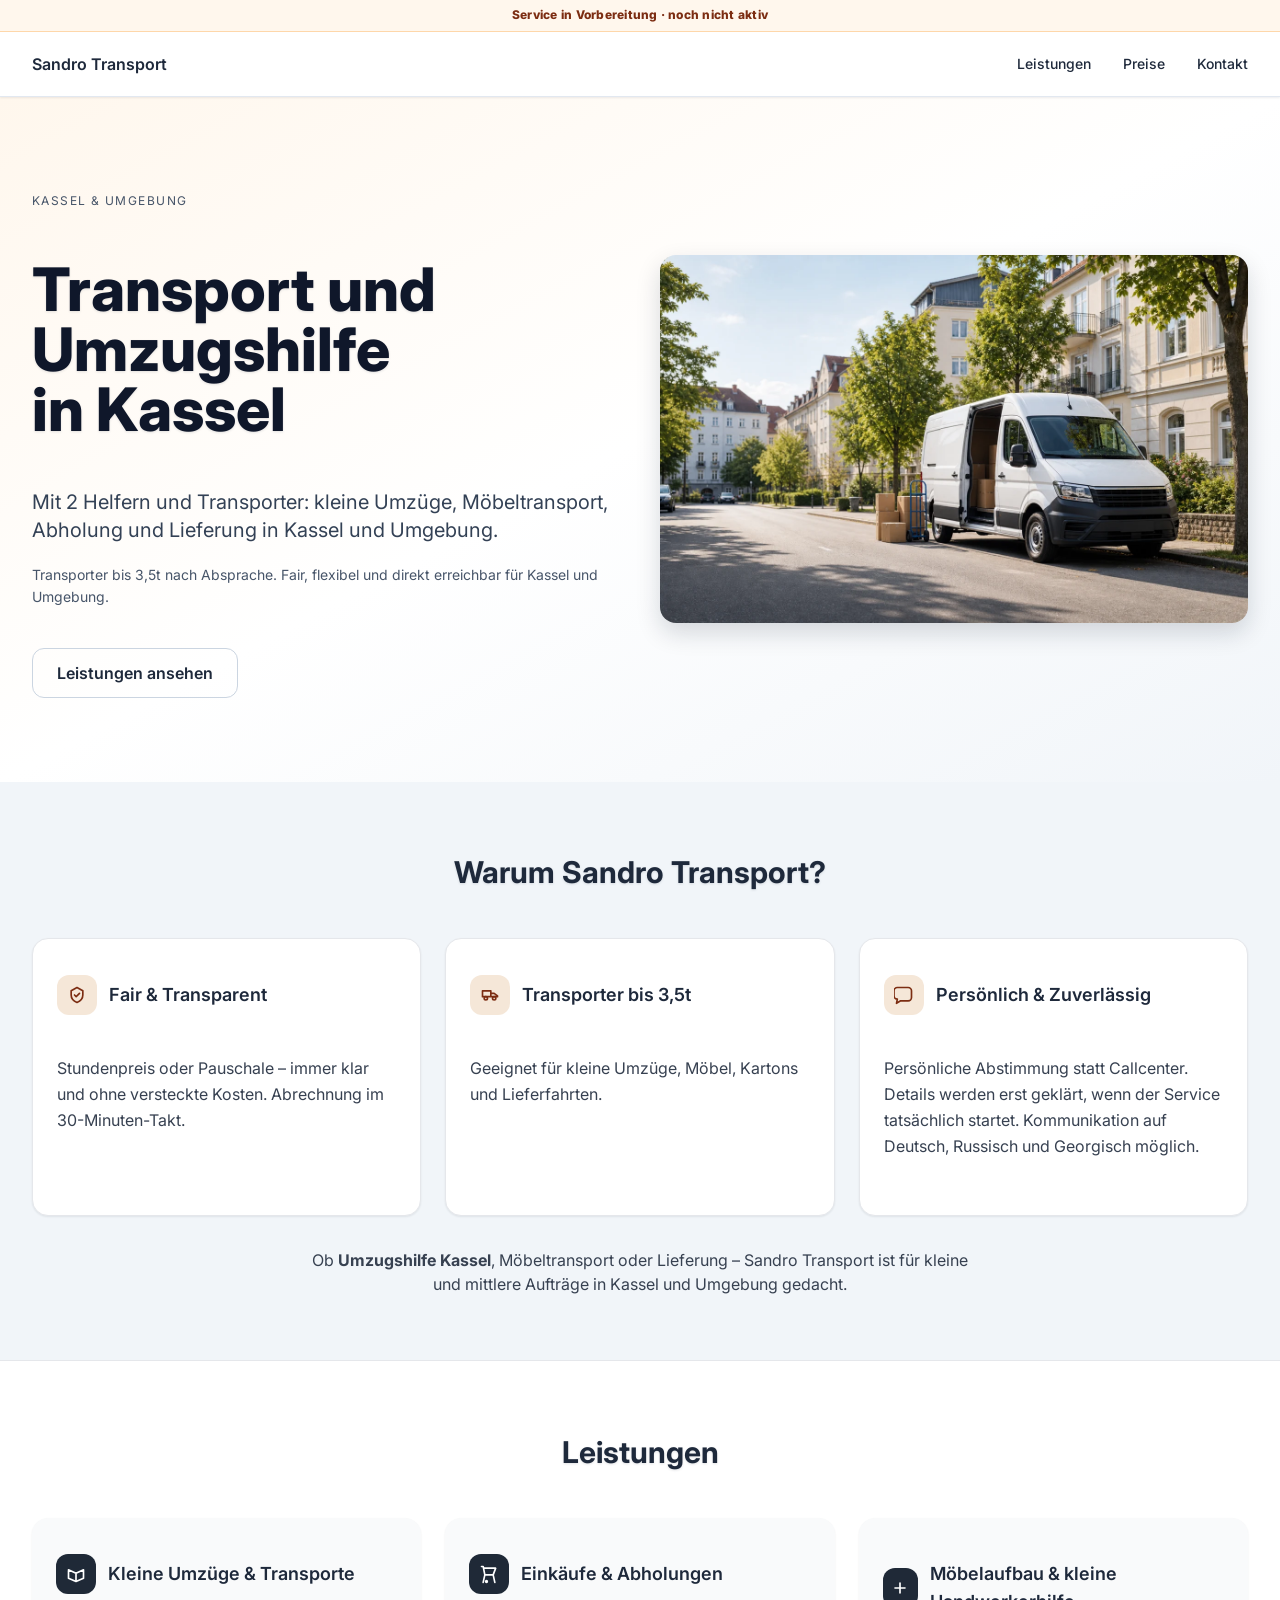
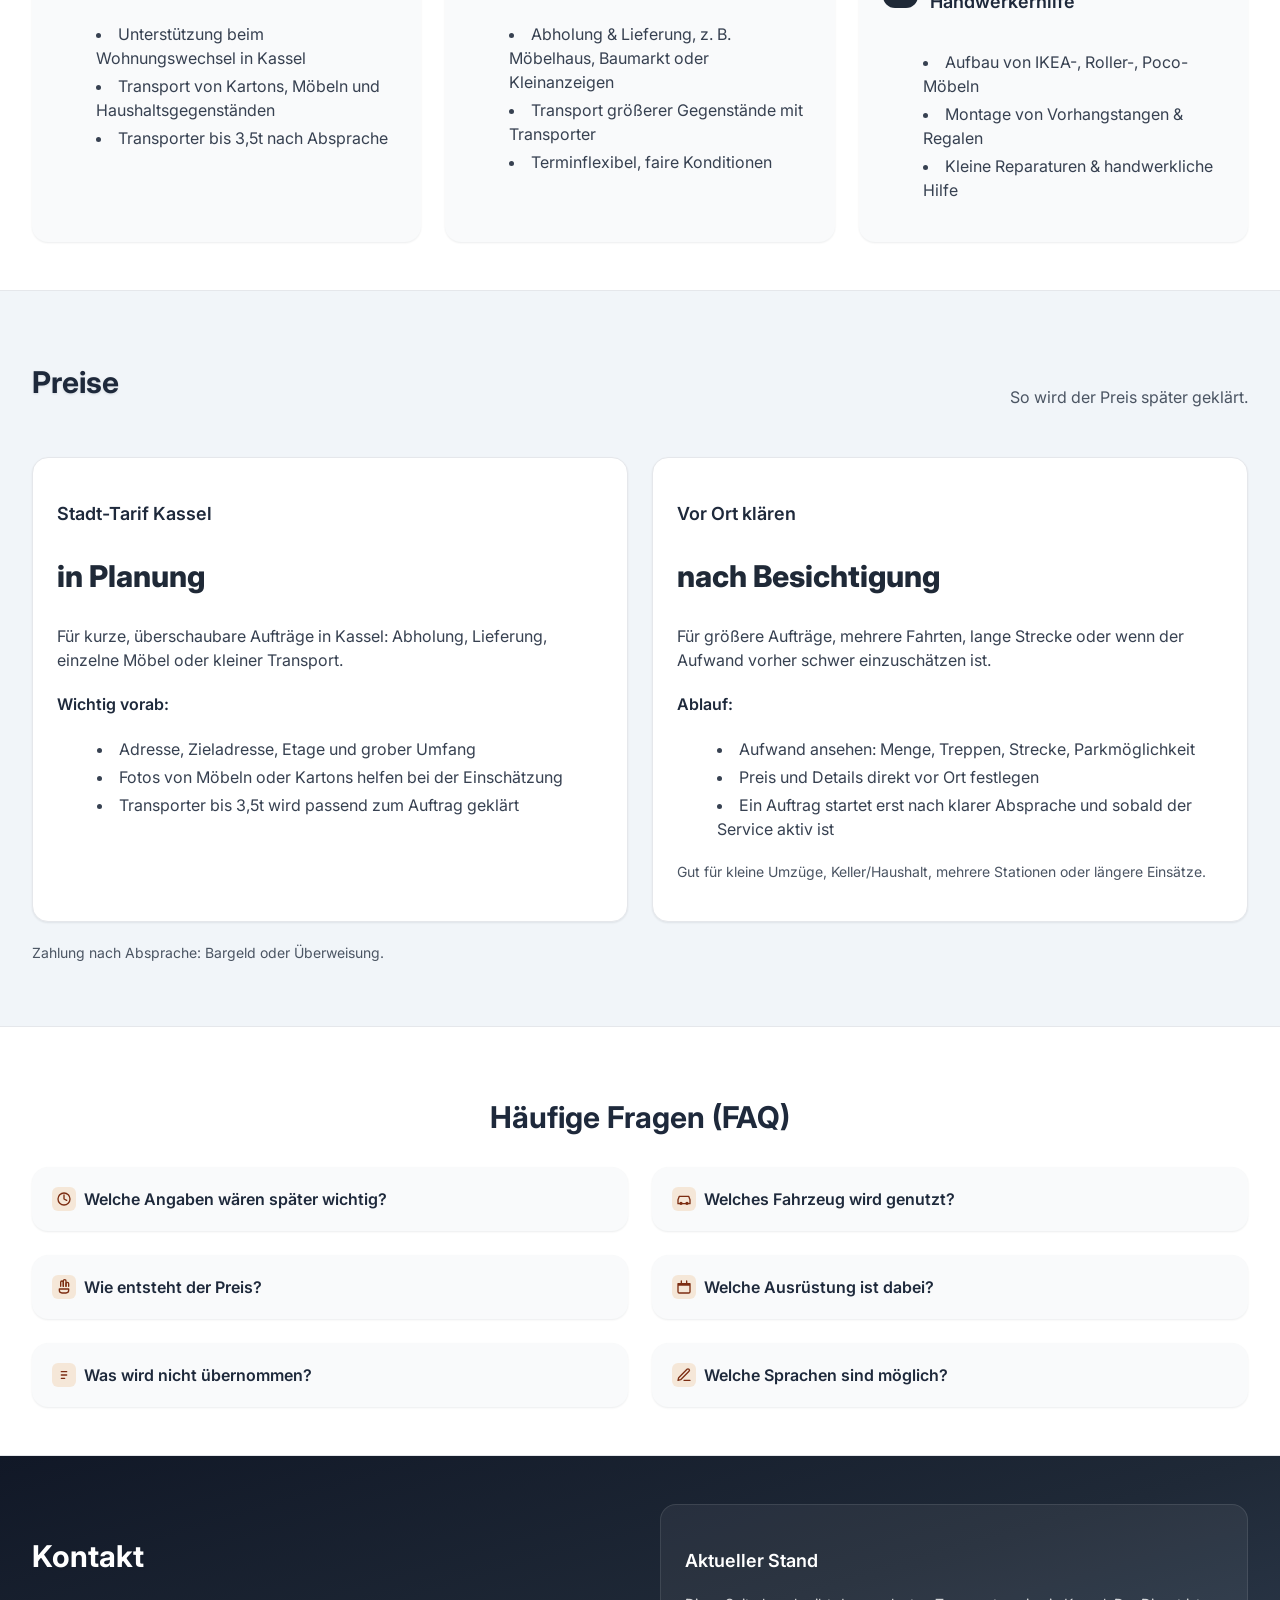
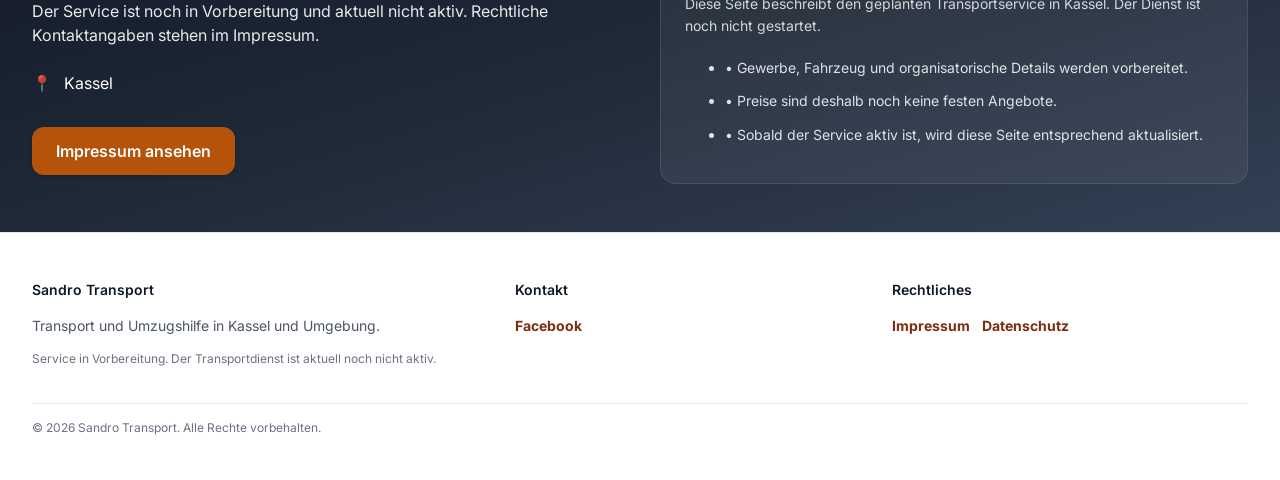
<file: index.html>
<!DOCTYPE html>
<html lang="de">
<head>
  <meta charset="utf-8">
  <meta name="viewport" content="width=device-width, initial-scale=1">
  <title>Transport und Umzugshilfe in Kassel | Sandro Transport</title>
  <meta name="description" content="Transport und Umzugshilfe in Kassel: kleine Umzüge, Möbeltransport, Abholung und Lieferung mit Transporter bis 3,5t nach Absprache.">
  <link rel="canonical" href="https://sandroabashishvili.github.io/sandro-transport/">
  <meta name="robots" content="index, follow">
  <meta name="theme-color" content="#1e293b">
  <!-- Google tag (gtag.js) -->
  <script async src="https://www.googletagmanager.com/gtag/js?id=G-7111BJBKPC"></script>
  <script>
    window.dataLayer = window.dataLayer || [];
    function gtag(){dataLayer.push(arguments);}
    gtag('js', new Date());
    gtag('config', 'G-7111BJBKPC');
  </script>

  <!-- Favicon -->
  <link rel="icon" href="images/favicon.png" type="image/png">
  <link rel="icon" sizes="16x16" href="images/favicon-16x16.png" type="image/png">
  <link rel="icon" sizes="32x32" href="images/favicon-32x32.png" type="image/png">
  <link rel="apple-touch-icon" href="images/apple-touch-icon.png">

  <!-- Open Graph -->
  <meta property="og:title" content="Transport und Umzugshilfe in Kassel – Sandro Transport">
  <meta property="og:description" content="Transport und Umzugshilfe in Kassel: kleine Umzüge, Möbeltransport, Abholung und Lieferung.">
  <meta property="og:type" content="website">
  <meta property="og:url" content="https://sandroabashishvili.github.io/sandro-transport/">
  <meta property="og:site_name" content="Sandro Transport">
  <meta property="og:locale" content="de_DE">
  <meta property="og:image" content="https://sandroabashishvili.github.io/sandro-transport/images/social-card.jpg">
  <meta property="og:image:secure_url" content="https://sandroabashishvili.github.io/sandro-transport/images/social-card.jpg">
  <meta property="og:image:type" content="image/jpeg">
  <meta property="og:image:width" content="1200">
  <meta property="og:image:height" content="630">
  <meta property="og:image:alt" content="Transport und Umzugshilfe in Kassel mit Transporter und Umzugskartons">
  <!-- Twitter -->
  <meta name="twitter:card" content="summary_large_image">
  <meta name="twitter:title" content="Transport und Umzugshilfe in Kassel – Sandro Transport">
  <meta name="twitter:description" content="Transport und Umzugshilfe in Kassel: kleine Umzüge, Möbeltransport, Abholung und Lieferung.">
  <meta name="twitter:image" content="https://sandroabashishvili.github.io/sandro-transport/images/social-card.jpg">
  <meta name="twitter:image:alt" content="Transport und Umzugshilfe in Kassel mit Transporter und Umzugskartons">

  <!-- Fonts & CSS -->
  <link rel="preconnect" href="https://fonts.googleapis.com">
  <link rel="preconnect" href="https://fonts.gstatic.com" crossorigin>
  <link href="https://fonts.googleapis.com/css2?family=Inter:wght@400;600&display=swap" rel="stylesheet">
  <link rel="stylesheet" href="assets/css/site.css">

  <!-- Schema.org LocalBusiness -->
  <script type="application/ld+json">
  {
    "@context":"https://schema.org",
    "@type":"LocalBusiness",
    "name":"Sandro Transport",
    "description":"Transport und Umzugshilfe in Kassel mit Transporter bis 3,5t nach Absprache.",
    "image":"https://sandroabashishvili.github.io/sandro-transport/images/social-card.jpg",
    "url":"https://sandroabashishvili.github.io/sandro-transport/",
    "address":{
      "@type":"PostalAddress",
      "addressLocality":"Kassel",
      "addressRegion":"HE",
      "postalCode":"34125",
      "addressCountry":"DE"
    },
    "knowsLanguage":["Deutsch","Russisch","Georgisch"],
    "areaServed":["Kassel","Landkreis Kassel"]
  }
  </script>
</head>
<body class="bg-slate-100 text-slate-800 antialiased">
  <a href="#leistungen" class="sr-only focus:not-sr-only focus:fixed focus:top-2 focus:left-2 bg-slate-900 text-white px-3 py-2 rounded">Zum Inhalt springen</a>
  
  <!-- Header -->
  <header class="sticky top-0 z-50 backdrop-blur bg-white/90 border-b border-slate-200 shadow-sm">
    <p class="service-status">Service in Vorbereitung · noch nicht aktiv</p>
    <div class="max-w-7xl mx-auto px-4 sm:px-6 lg:px-8 h-16 flex items-center justify-between">
  <a href="./" class="flex items-center" aria-label="Sandro Transport – Startseite">
        <span class="font-semibold" aria-label="Firmenname">Sandro Transport</span>
      </a>
      <nav class="flex flex-wrap items-center gap-4 md:gap-8 text-sm font-medium" aria-label="Hauptnavigation">
        <a href="#leistungen" class="hover:text-orange-600" aria-label="Leistungen">Leistungen</a>
        <a href="#preise" class="hover:text-orange-600">Preise</a>
        <a href="#kontakt" class="hover:text-orange-600">Kontakt</a>
      </nav>
    </div>
  </header>

  <!-- Hero -->
  <section class="relative">
    <div class="absolute inset-0 bg-gradient-to-br from-orange-50 via-white to-slate-100"></div>
    <div class="relative max-w-7xl mx-auto px-4 sm:px-6 lg:px-8 py-24 md:py-28 grid md:grid-cols-2 gap-10 items-center">
      <!-- Text links -->
      <div class="max-w-3xl">
        <p class="uppercase tracking-widest text-slate-600 text-xs mb-3">Kassel & Umgebung</p>
        <h1 class="text-4xl md:text-6xl font-extrabold leading-tight text-slate-900 drop-shadow-sm">Transport und Umzugshilfe in Kassel</h1>
        <p class="mt-6 text-lg md:text-xl text-slate-700">Mit 2 Helfern und Transporter: kleine Umzüge, Möbeltransport, Abholung und Lieferung in Kassel und Umgebung.</p>
        <p class="mt-2 text-sm text-slate-600">
          Transporter bis 3,5t nach Absprache. Fair, flexibel und direkt erreichbar für Kassel und Umgebung.
        </p>
        <div class="mt-10 flex flex-col sm:flex-row gap-3">
          <a href="#leistungen" class="inline-flex items-center justify-center rounded-xl border border-slate-300 px-6 py-3 font-semibold hover:bg-slate-200 transition">Leistungen ansehen</a>
        </div>
      </div>
      <!-- Bild rechts -->
      <div class="hero-visual flex justify-center md:justify-end">
        <img
          src="images/hero-transport.webp"
          alt="Transport und Umzugshilfe in Kassel mit Sandro Transport"
          class="hero-image w-full rounded-2xl shadow-lg"
          aria-label="Transport und Umzugshilfe"
          width="1280"
          height="800"
          loading="eager"
          fetchpriority="high"
          decoding="async"
        >
      </div>
    </div>
  </section>

  <!-- Warum Sandro Transport -->
<!-- Warum Sandro Transport? – 3 Karten, equal height, alle Icons blau -->
<section class="max-w-7xl mx-auto px-4 sm:px-6 lg:px-8 py-16">
  <h2 class="text-2xl md:text-3xl font-bold text-center mb-12 drop-shadow-sm">
    Warum Sandro Transport?
  </h2>

  <div class="grid grid-cols-1 md:grid-cols-3 gap-6 items-stretch">
    <!-- Karte 1 -->
    <article class="h-full bg-white rounded-2xl p-6 shadow-sm border border-gray-200 hover:shadow-md transition flex flex-col">
      <div class="flex items-center gap-3 mb-3">
        <div class="h-10 w-10 rounded-xl bg-blue-100 text-blue-700 grid place-items-center">
          <!-- shield-check -->
          <svg xmlns="http://www.w3.org/2000/svg" class="h-5 w-5" viewBox="0 0 24 24" fill="none" stroke="currentColor" stroke-width="2">
            <path stroke-linecap="round" stroke-linejoin="round" d="M12 3l7 4v5c0 5-3.5 7.5-7 9-3.5-1.5-7-4-7-9V7l7-4z" />
            <path stroke-linecap="round" stroke-linejoin="round" d="M9 12l2 2 4-4"/>
          </svg>
        </div>
        <h3 class="text-lg font-semibold">Fair & Transparent</h3>
      </div>
      <p class="text-gray-700 leading-relaxed">
        Stundenpreis oder Pauschale – immer klar und ohne versteckte Kosten.
        Abrechnung im 30-Minuten-Takt.
      </p>
      <div class="mt-4"></div>
    </article>

    <!-- Karte 2 -->
    <article class="h-full bg-white rounded-2xl p-6 shadow-sm border border-gray-200 hover:shadow-md transition flex flex-col">
      <div class="flex items-center gap-3 mb-3">
        <div class="h-10 w-10 rounded-xl bg-blue-100 text-blue-700 grid place-items-center">
          <!-- van -->
          <svg xmlns="http://www.w3.org/2000/svg" class="h-5 w-5" viewBox="0 0 24 24" fill="none" stroke="currentColor" stroke-width="2">
            <path stroke-linecap="round" stroke-linejoin="round" d="M3 7h10v7H3zM13 10h4l4 3v1h-8z" />
            <circle cx="7" cy="16" r="2" />
            <circle cx="17" cy="16" r="2" />
          </svg>
        </div>
        <h3 class="text-lg font-semibold">Transporter bis 3,5t</h3>
      </div>
      <p class="text-gray-700 leading-relaxed">
        Geeignet für kleine Umzüge, Möbel, Kartons und Lieferfahrten.
      </p>
      <div class="mt-4"></div>
    </article>

    <!-- Karte 3 -->
    <article class="h-full bg-white rounded-2xl p-6 shadow-sm border border-gray-200 hover:shadow-md transition flex flex-col">
      <div class="flex items-center gap-3 mb-3">
        <div class="h-10 w-10 rounded-xl bg-blue-100 text-blue-700 grid place-items-center">
          <!-- chat -->
          <svg xmlns="http://www.w3.org/2000/svg" class="h-5 w-5" viewBox="0 0 24 24" fill="none" stroke="currentColor" stroke-width="2">
            <path stroke-linecap="round" stroke-linejoin="round" d="M21 15a4 4 0 0 1-4 4H8l-5 3 1-5a4 4 0 0 1-4-4V7a4 4 0 0 1 4-4h13a4 4 0 0 1 4 4z"/>
          </svg>
        </div>
        <h3 class="text-lg font-semibold">Persönlich & Zuverlässig</h3>
      </div>
      <p class="text-gray-700 leading-relaxed">
        Persönliche Abstimmung statt Callcenter. Details werden erst geklärt, wenn der Service tatsächlich startet.
        Kommunikation auf Deutsch, Russisch und Georgisch möglich.
      </p>
      <div class="mt-4"></div>
    </article>
  </div>

  <p class="text-center mt-8 text-gray-700 max-w-2xl mx-auto">
    Ob <strong>Umzugshilfe Kassel</strong>, Möbeltransport oder Lieferung – Sandro Transport ist für kleine und mittlere Aufträge in Kassel und Umgebung gedacht.
  </p>
</section>

<!-- Leistungen -->
<section id="leistungen" class="bg-white border-y border-gray-200">
  <div class="max-w-7xl mx-auto px-4 sm:px-6 lg:px-8 py-16">
    <h2 class="text-2xl md:text-3xl font-bold text-center mb-12 drop-shadow-sm">
      Leistungen 
    </h2>
    
    <div class="grid md:grid-cols-3 gap-6">
      <!-- Karte 1 -->
      <article class="bg-gray-50 rounded-2xl p-6 shadow-sm hover:shadow-md transition">
        <div class="flex items-center gap-3 mb-4">
          <div class="h-10 w-10 rounded-xl bg-blue-900 text-white grid place-items-center">
            <svg xmlns="http://www.w3.org/2000/svg" class="h-5 w-5" viewBox="0 0 24 24" fill="none" stroke="currentColor" stroke-width="2">
              <path stroke-linecap="round" stroke-linejoin="round" d="M3 7l9 4 9-4M3 7v10l9 4 9-4V7M12 11v10"/>
            </svg>
          </div>
          <h3 class="text-lg font-semibold">Kleine Umzüge & Transporte</h3>
        </div>
        <ul class="list-disc list-inside text-gray-700 space-y-1">
          <li>Unterstützung beim Wohnungswechsel in Kassel</li>
          <li>Transport von Kartons, Möbeln und Haushaltsgegenständen</li>
          <li>Transporter bis 3,5t nach Absprache</li>
        </ul>
      </article>

      <!-- Karte 2 -->
      <article class="bg-gray-50 rounded-2xl p-6 shadow-sm hover:shadow-md transition">
        <div class="flex items-center gap-3 mb-4">
          <div class="h-10 w-10 rounded-xl bg-blue-900 text-white grid place-items-center">
            <svg xmlns="http://www.w3.org/2000/svg" class="h-5 w-5" viewBox="0 0 24 24" fill="none" stroke="currentColor" stroke-width="2">
              <path stroke-linecap="round" stroke-linejoin="round" d="M3 3h2l.4 2M7 13h10l3-8H6.4M7 13L5.4 5M7 13l-2 9m12-9l2 9M9 22a1 1 0 1 0 0-2 1 1 0 0 0 0 2z"/>
            </svg>
          </div>
          <h3 class="text-lg font-semibold">Einkäufe & Abholungen</h3>
        </div>
        <ul class="list-disc list-inside text-gray-700 space-y-1">
          <li>Abholung & Lieferung, z. B. Möbelhaus, Baumarkt oder Kleinanzeigen</li>
          <li>Transport größerer Gegenstände mit Transporter</li>
          <li>Terminflexibel, faire Konditionen</li>
        </ul>
      </article>

      <!-- Karte 3 -->
      <article class="bg-gray-50 rounded-2xl p-6 shadow-sm hover:shadow-md transition">
        <div class="flex items-center gap-3 mb-4">
          <div class="h-10 w-10 rounded-xl bg-blue-900 text-white grid place-items-center">
            <svg xmlns="http://www.w3.org/2000/svg" class="h-5 w-5" viewBox="0 0 24 24" fill="none" stroke="currentColor" stroke-width="2">
              <path stroke-linecap="round" stroke-linejoin="round" d="M12 6v6m0 0v6m0-6h6m-6 0H6"/>
            </svg>
          </div>
          <h3 class="text-lg font-semibold">Möbelaufbau & kleine Handwerkerhilfe</h3>
        </div>
        <ul class="list-disc list-inside text-gray-700 space-y-1">
          <li>Aufbau von IKEA-, Roller-, Poco-Möbeln</li>
          <li>Montage von Vorhangstangen & Regalen</li>
          <li>Kleine Reparaturen & handwerkliche Hilfe</li>
        </ul>
      </article>
    </div>
  </div>
</section>

  <!-- Preise & Zahlung -->
<section id="preise" class="max-w-7xl mx-auto px-4 sm:px-6 lg:px-8 py-16">
  <div class="md:flex md:items-end md:justify-between mb-8">
  <h2 class="text-2xl md:text-3xl font-bold drop-shadow-sm">Preise</h2>
    <p class="text-gray-600 mt-2 md:mt-0">So wird der Preis später geklärt.</p>
  </div>

  <div class="grid md:grid-cols-2 gap-6">
    <!-- Stadt-Tarif Kassel -->
    <article class="bg-white rounded-2xl p-6 shadow-sm border border-gray-200">
      <h3 class="text-lg font-semibold mb-1">Stadt-Tarif Kassel</h3>
  <p class="text-3xl font-extrabold text-blue-900">in Planung</p>
  <p class="mt-2 text-gray-700">Für kurze, überschaubare Aufträge in Kassel: Abholung, Lieferung, einzelne Möbel oder kleiner Transport.</p>

      <h4 class="mt-5 font-semibold">Wichtig vorab:</h4>
      <ul class="mt-2 list-disc list-inside text-gray-700 space-y-1">
        <li>Adresse, Zieladresse, Etage und grober Umfang</li>
        <li>Fotos von Möbeln oder Kartons helfen bei der Einschätzung</li>
        <li>Transporter bis 3,5t wird passend zum Auftrag geklärt</li>
      </ul>
    </article>

    <!-- Vor Ort klären -->
    <article class="bg-white rounded-2xl p-6 shadow-sm border border-gray-200">
      <h3 class="text-lg font-semibold mb-1">Vor Ort klären</h3>
  <p class="text-3xl font-extrabold text-blue-900">nach Besichtigung</p>
  <p class="mt-2 text-gray-700">Für größere Aufträge, mehrere Fahrten, lange Strecke oder wenn der Aufwand vorher schwer einzuschätzen ist.</p>

      <h4 class="mt-5 font-semibold">Ablauf:</h4>
      <ul class="mt-2 list-disc list-inside text-gray-700 space-y-1">
        <li>Aufwand ansehen: Menge, Treppen, Strecke, Parkmöglichkeit</li>
        <li>Preis und Details direkt vor Ort festlegen</li>
        <li>Ein Auftrag startet erst nach klarer Absprache und sobald der Service aktiv ist</li>
      </ul>
      <p class="mt-5 text-sm text-gray-600">Gut für kleine Umzüge, Keller/Haushalt, mehrere Stationen oder längere Einsätze.</p>
    </article>
  </div>
  <p class="mt-5 text-sm text-gray-600">Zahlung nach Absprache: Bargeld oder Überweisung.</p>
</section>

<!-- FAQ -->
<section id="faq" class="bg-white border-y border-gray-200">
  <div class="max-w-7xl mx-auto px-4 sm:px-6 lg:px-8 py-16">
    <h2 class="text-2xl md:text-3xl font-bold text-center mb-8">
      Häufige Fragen (FAQ)
    </h2>
    <div class="grid md:grid-cols-2 gap-6">
      
      <!-- Frage 1 -->
      <details class="bg-gray-50 rounded-2xl p-5 shadow-sm">
        <summary class="font-semibold cursor-pointer flex items-center gap-2">
          <span class="h-6 w-6 rounded-md bg-blue-100 text-blue-700 grid place-items-center">
            <!-- clock -->
            <svg xmlns="http://www.w3.org/2000/svg" class="h-4 w-4" fill="none" viewBox="0 0 24 24" stroke="currentColor" stroke-width="2">
              <path stroke-linecap="round" stroke-linejoin="round" d="M12 6v6l4 2"/>
              <circle cx="12" cy="12" r="9"/>
            </svg>
          </span>
          Welche Angaben wären später wichtig?
        </summary>
        <p class="mt-3 text-gray-700 text-sm md:text-base">
          Startadresse, Zieladresse, Etage, Aufzug ja/nein, ungefähre Menge und ein paar Fotos. Damit lässt sich später einschätzen, ob ein kurzer Stadt-Tarif reicht oder ob man den Aufwand vor Ort ansehen muss.
        </p>
      </details>

      <!-- Frage 2 -->
      <details class="bg-gray-50 rounded-2xl p-5 shadow-sm">
        <summary class="font-semibold cursor-pointer flex items-center gap-2">
          <span class="h-6 w-6 rounded-md bg-blue-100 text-blue-700 grid place-items-center">
            <!-- car -->
            <svg xmlns="http://www.w3.org/2000/svg" class="h-4 w-4" fill="none" viewBox="0 0 24 24" stroke="currentColor" stroke-width="2">
              <path stroke-linecap="round" stroke-linejoin="round" d="M3 13l2-5h14l2 5v6H3z"/>
              <circle cx="7.5" cy="18.5" r="1.5"/>
              <circle cx="16.5" cy="18.5" r="1.5"/>
            </svg>
          </span>
          Welches Fahrzeug wird genutzt?
        </summary>
        <p class="mt-3 text-gray-700 text-sm md:text-base">
          Geplant ist ein Transporter bis 3,5t. Die genaue Größe hängt vom Auftrag ab: einzelne Möbel, Kartons, kleine Umzüge oder mehrere Fahrten werden vorher eingeschätzt.
        </p>
      </details>

      <!-- Frage 3 -->
      <details class="bg-gray-50 rounded-2xl p-5 shadow-sm">
        <summary class="font-semibold cursor-pointer flex items-center gap-2">
          <span class="h-6 w-6 rounded-md bg-blue-100 text-blue-700 grid place-items-center">
            <!-- hand -->
            <svg xmlns="http://www.w3.org/2000/svg" class="h-4 w-4" fill="none" viewBox="0 0 24 24" stroke="currentColor" stroke-width="2">
              <path stroke-linecap="round" stroke-linejoin="round" d="M7 11V5a2 2 0 1 1 4 0v6"/>
              <path stroke-linecap="round" stroke-linejoin="round" d="M11 11V3a2 2 0 1 1 4 0v8"/>
              <path stroke-linecap="round" stroke-linejoin="round" d="M15 11V7a2 2 0 1 1 4 0v4"/>
              <path stroke-linecap="round" stroke-linejoin="round" d="M5 15h14v2a4 4 0 0 1-4 4H9a4 4 0 0 1-4-4v-2z"/>
            </svg>
          </span>
          Wie entsteht der Preis?
        </summary>
        <p class="mt-3 text-gray-700 text-sm md:text-base">
          Der Preis hängt vor allem von Strecke, Etage, Trageweg, Menge und Zeit ab. Kleine Aufträge lassen sich meist schneller einschätzen. Bei unklaren oder größeren Aufträgen wird erst vor Ort geschaut.
        </p>
      </details>

      <!-- Frage 4 -->
      <details class="bg-gray-50 rounded-2xl p-5 shadow-sm">
        <summary class="font-semibold cursor-pointer flex items-center gap-2">
          <span class="h-6 w-6 rounded-md bg-blue-100 text-blue-700 grid place-items-center">
            <!-- calendar -->
            <svg xmlns="http://www.w3.org/2000/svg" class="h-4 w-4" fill="none" viewBox="0 0 24 24" stroke="currentColor" stroke-width="2">
              <path stroke-linecap="round" stroke-linejoin="round" d="M8 7V3m8 4V3M3 9h18M5 21h14a2 2 0 0 0 2-2V7H3v12a2 2 0 0 0 2 2z"/>
            </svg>
          </span>
          Welche Ausrüstung ist dabei?
        </summary>
        <p class="mt-3 text-gray-700 text-sm md:text-base">
          Für einfache Aufträge können typische Hilfsmittel nach Absprache mitgebracht werden: Decken, Gurte, Sackkarre oder Werkzeug für einfache Möbelmontage. Wenn etwas Spezielles nötig ist, bitte vorher sagen.
        </p>
      </details>

      <!-- Frage 5 -->
      <details class="bg-gray-50 rounded-2xl p-5 shadow-sm">
        <summary class="font-semibold cursor-pointer flex items-center gap-2">
          <span class="h-6 w-6 rounded-md bg-blue-100 text-blue-700 grid place-items-center">
            <svg xmlns="http://www.w3.org/2000/svg" class="h-4 w-4" fill="none" viewBox="0 0 24 24" stroke="currentColor" stroke-width="2">
              <path stroke-linecap="round" stroke-linejoin="round" d="M8 7h8M8 12h8M8 17h5"/>
            </svg>
          </span>
          Was wird nicht übernommen?
        </summary>
        <p class="mt-3 text-gray-700 text-sm md:text-base">
          Keine Elektro-, Gas- oder Sanitärarbeiten und keine Aufträge, die Spezialfirma, Genehmigung oder schwere Maschinen brauchen. Wenn etwas unsicher ist, wird es vorher ehrlich geklärt.
        </p>
      </details>

      <!-- Frage 6 -->
      <details class="bg-gray-50 rounded-2xl p-5 shadow-sm">
        <summary class="font-semibold cursor-pointer flex items-center gap-2">
          <span class="h-6 w-6 rounded-md bg-blue-100 text-blue-700 grid place-items-center">
            <svg xmlns="http://www.w3.org/2000/svg" class="h-4 w-4" fill="none" viewBox="0 0 24 24" stroke="currentColor" stroke-width="2">
              <path stroke-linecap="round" stroke-linejoin="round" d="M12 20h9"/>
              <path stroke-linecap="round" stroke-linejoin="round" d="M16.5 3.5a2.1 2.1 0 0 1 3 3L7 19l-4 1 1-4 12.5-12.5z"/>
            </svg>
          </span>
          Welche Sprachen sind möglich?
        </summary>
        <p class="mt-3 text-gray-700 text-sm md:text-base">
          Kommunikation ist auf Deutsch, Russisch und Georgisch möglich. Kurze, klare Angaben und Fotos reichen später für die erste Einschätzung.
        </p>
      </details>

    </div>
  </div>
</section>

  <!-- Kontakt -->
  <section id="kontakt" class="relative">
    <div class="absolute inset-0 bg-gradient-to-br from-blue-900 via-blue-800 to-blue-700"></div>
    <div class="relative max-w-7xl mx-auto px-4 sm:px-6 lg:px-8 py-16 text-white">
      <div class="grid md:grid-cols-2 gap-10 items-center">
        <div>
          <h2 class="text-2xl md:text-3xl font-bold drop-shadow-sm">Kontakt</h2>
          <p class="mt-3 text-white/90">Der Service ist noch in Vorbereitung und aktuell nicht aktiv. Rechtliche Kontaktangaben stehen im Impressum.</p>
          <div class="mt-6 space-y-3 text-base">
            <div class="flex items-center gap-3"><span class="opacity-80">📍</span> Kassel</div>
          </div>
          <div class="mt-8 flex flex-col sm:flex-row gap-3">
            <a href="legal/impressum.html" class="inline-flex items-center justify-center rounded-xl bg-orange-500 px-6 py-3 font-semibold shadow hover:bg-orange-600 transition">Impressum ansehen</a>
          </div>
        </div>
        <div class="bg-white/5 rounded-2xl p-6 border border-white/10">
          <h3 class="text-lg font-semibold">Aktueller Stand</h3>
          <p class="text-sm text-white/80 mt-1">Diese Seite beschreibt den geplanten Transportservice in Kassel. Der Dienst ist noch nicht gestartet.</p>
          <ul class="mt-5 space-y-3 text-sm text-white/85">
            <li>• Gewerbe, Fahrzeug und organisatorische Details werden vorbereitet.</li>
            <li>• Preise sind deshalb noch keine festen Angebote.</li>
            <li>• Sobald der Service aktiv ist, wird diese Seite entsprechend aktualisiert.</li>
          </ul>
        </div>
      </div>
    </div>
  </section>

  <!-- Footer -->
  <footer class="border-t border-gray-200 bg-white">
    <div class="max-w-7xl mx-auto px-4 sm:px-6 lg:px-8 py-8">
      <div class="grid gap-5 md:grid-cols-[1.3fr_1fr_1fr] md:items-start text-sm text-gray-600">
        <div>
          <p class="font-semibold text-slate-900">Sandro Transport</p>
          <p class="mt-1">Transport und Umzugshilfe in Kassel und Umgebung.</p>
          <p class="mt-2 text-xs text-gray-500">Service in Vorbereitung. Der Transportdienst ist aktuell noch nicht aktiv.</p>
        </div>
        <div>
          <p class="font-semibold text-slate-900">Kontakt</p>
          <a href="https://www.facebook.com/profile.php?id=61579655862866" target="_blank" rel="noopener" class="site-link mt-2 block" aria-label="Facebook Seite">Facebook</a>
        </div>
        <div>
          <p class="font-semibold text-slate-900">Rechtliches</p>
          <div class="mt-1 flex gap-3">
            <a href="legal/impressum.html" class="site-link">Impressum</a>
            <a href="legal/datenschutz.html" class="site-link">Datenschutz</a>
          </div>
        </div>
      </div>
      <p class="mt-6 border-t border-gray-200 pt-4 text-xs text-gray-500">© <span id="year"></span> Sandro Transport. Alle Rechte vorbehalten.</p>
    </div>
  </footer>
  <script src="assets/js/main.js"></script>
</body>
</html>
</file>
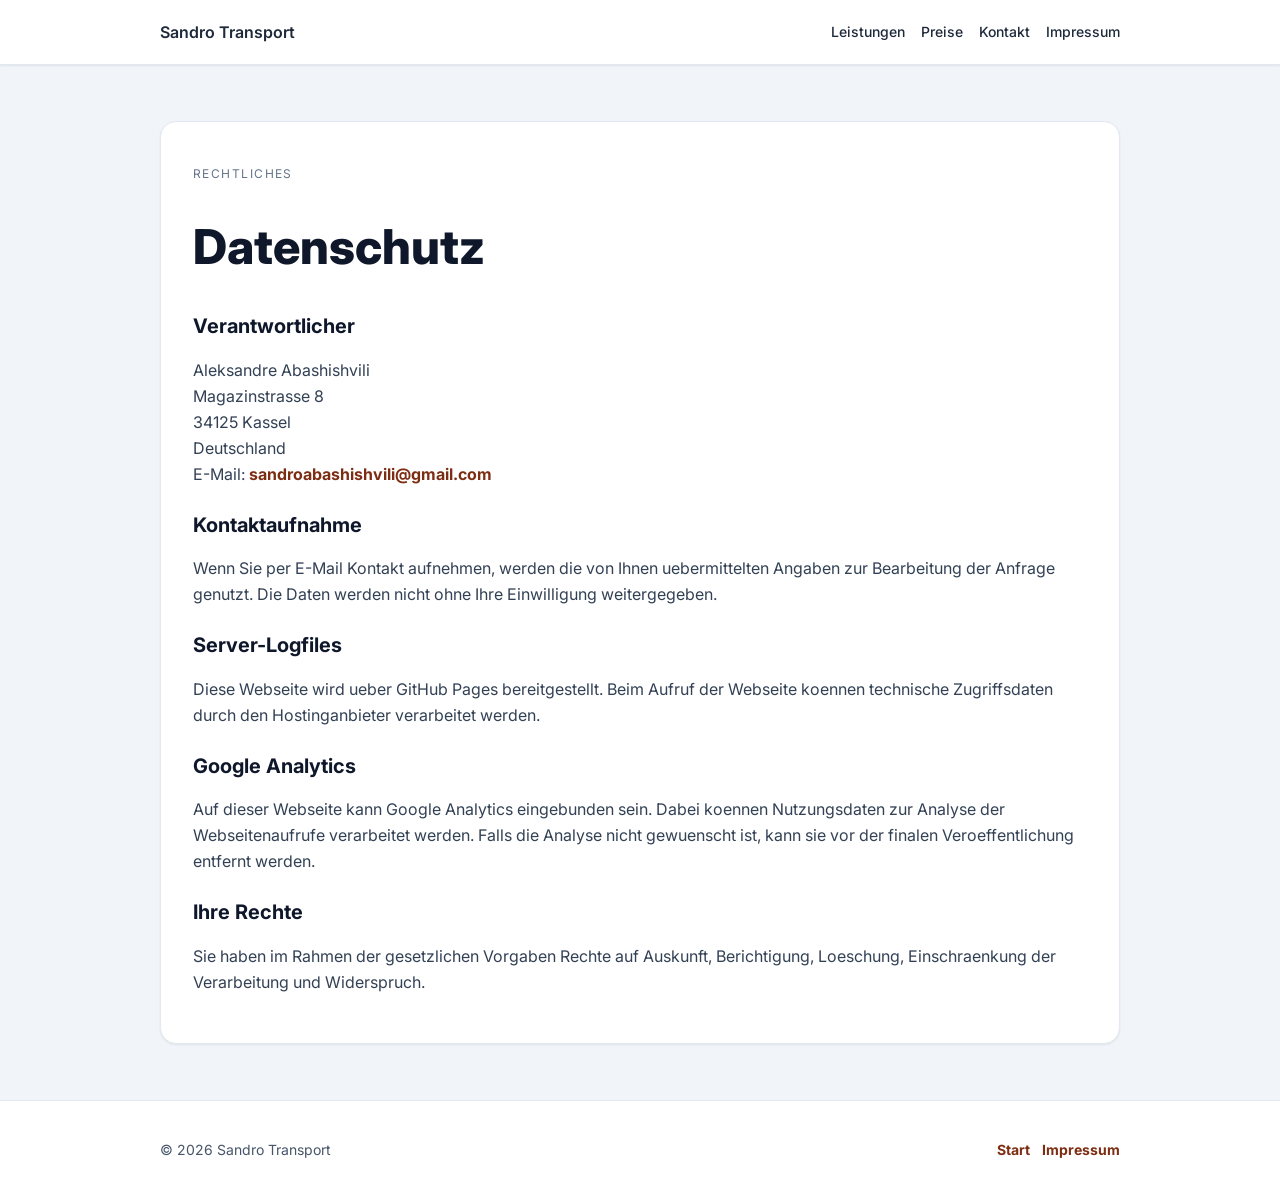
<file: legal/datenschutz.html>
<!DOCTYPE html>
<html lang="de">
<head>
  <meta charset="utf-8">
  <meta name="viewport" content="width=device-width, initial-scale=1">
  <title>Datenschutz | Sandro Transport</title>
  <meta name="description" content="Datenschutzhinweise von Sandro Transport, Transport und Umzugshilfe in Kassel.">
  <link rel="canonical" href="https://sandroabashishvili.github.io/sandro-transport/legal/datenschutz.html">
  <meta name="robots" content="index, follow">
  <!-- Google tag (gtag.js) -->
  <script async src="https://www.googletagmanager.com/gtag/js?id=G-7111BJBKPC"></script>
  <script>
    window.dataLayer = window.dataLayer || [];
    function gtag(){dataLayer.push(arguments);}
    gtag('js', new Date());
    gtag('config', 'G-7111BJBKPC');
  </script>
  <link rel="icon" href="../images/favicon.png" type="image/png">
  <link rel="preconnect" href="https://fonts.googleapis.com">
  <link rel="preconnect" href="https://fonts.gstatic.com" crossorigin>
  <link href="https://fonts.googleapis.com/css2?family=Inter:wght@400;600;800&display=swap" rel="stylesheet">
  <link rel="stylesheet" href="../assets/css/site.css">
</head>
<body class="bg-slate-100 text-slate-800 antialiased">
  <header class="sticky top-0 z-50 bg-white/95 border-b border-slate-200 shadow-sm">
    <div class="max-w-5xl mx-auto px-4 sm:px-6 lg:px-8 h-16 flex items-center justify-between">
      <a href="../" class="flex items-center" aria-label="Sandro Transport Startseite">
        <span class="font-semibold">Sandro Transport</span>
      </a>
      <nav class="flex items-center gap-4 text-sm font-medium" aria-label="Hauptnavigation">
        <a href="../#leistungen" class="hover:text-orange-600">Leistungen</a>
        <a href="../#preise" class="hover:text-orange-600">Preise</a>
        <a href="../#kontakt" class="hover:text-orange-600">Kontakt</a>
        <a href="impressum.html" class="hover:text-orange-600">Impressum</a>
      </nav>
    </div>
  </header>

  <main class="max-w-5xl mx-auto px-4 sm:px-6 lg:px-8 py-14">
    <section class="bg-white rounded-2xl border border-slate-200 shadow-sm p-6 md:p-8">
      <p class="uppercase tracking-widest text-slate-500 text-xs mb-3">Rechtliches</p>
      <h1 class="text-3xl md:text-5xl font-extrabold text-slate-900">Datenschutz</h1>

      <div class="mt-8 space-y-6 text-slate-700 leading-relaxed">
        <div>
          <h2 class="text-xl font-bold text-slate-900">Verantwortlicher</h2>
          <p class="mt-2">
            Aleksandre Abashishvili<br>
            Magazinstrasse 8<br>
            34125 Kassel<br>
            Deutschland<br>
            E-Mail: <a class="site-link" href="mailto:sandroabashishvili@gmail.com">sandroabashishvili@gmail.com</a>
          </p>
        </div>

        <div>
          <h2 class="text-xl font-bold text-slate-900">Kontaktaufnahme</h2>
          <p class="mt-2">
            Wenn Sie per E-Mail Kontakt aufnehmen, werden die von Ihnen uebermittelten Angaben zur Bearbeitung der Anfrage genutzt.
            Die Daten werden nicht ohne Ihre Einwilligung weitergegeben.
          </p>
        </div>

        <div>
          <h2 class="text-xl font-bold text-slate-900">Server-Logfiles</h2>
          <p class="mt-2">
            Diese Webseite wird ueber GitHub Pages bereitgestellt. Beim Aufruf der Webseite koennen technische Zugriffsdaten durch den Hostinganbieter verarbeitet werden.
          </p>
        </div>

        <div>
          <h2 class="text-xl font-bold text-slate-900">Google Analytics</h2>
          <p class="mt-2">
            Auf dieser Webseite kann Google Analytics eingebunden sein. Dabei koennen Nutzungsdaten zur Analyse der Webseitenaufrufe verarbeitet werden.
            Falls die Analyse nicht gewuenscht ist, kann sie vor der finalen Veroeffentlichung entfernt werden.
          </p>
        </div>

        <div>
          <h2 class="text-xl font-bold text-slate-900">Ihre Rechte</h2>
          <p class="mt-2">
            Sie haben im Rahmen der gesetzlichen Vorgaben Rechte auf Auskunft, Berichtigung, Loeschung, Einschraenkung der Verarbeitung und Widerspruch.
          </p>
        </div>
      </div>
    </section>
  </main>

  <footer class="border-t border-slate-200 bg-white">
    <div class="max-w-5xl mx-auto px-4 sm:px-6 lg:px-8 py-6 text-sm text-slate-600 flex flex-col sm:flex-row gap-3 sm:items-center sm:justify-between">
      <p>© <span id="year"></span> Sandro Transport</p>
      <p class="flex gap-3">
        <a class="site-link" href="../">Start</a>
        <a class="site-link" href="impressum.html">Impressum</a>
      </p>
    </div>
  </footer>
  <script src="../assets/js/main.js"></script>
</body>
</html>
</file>
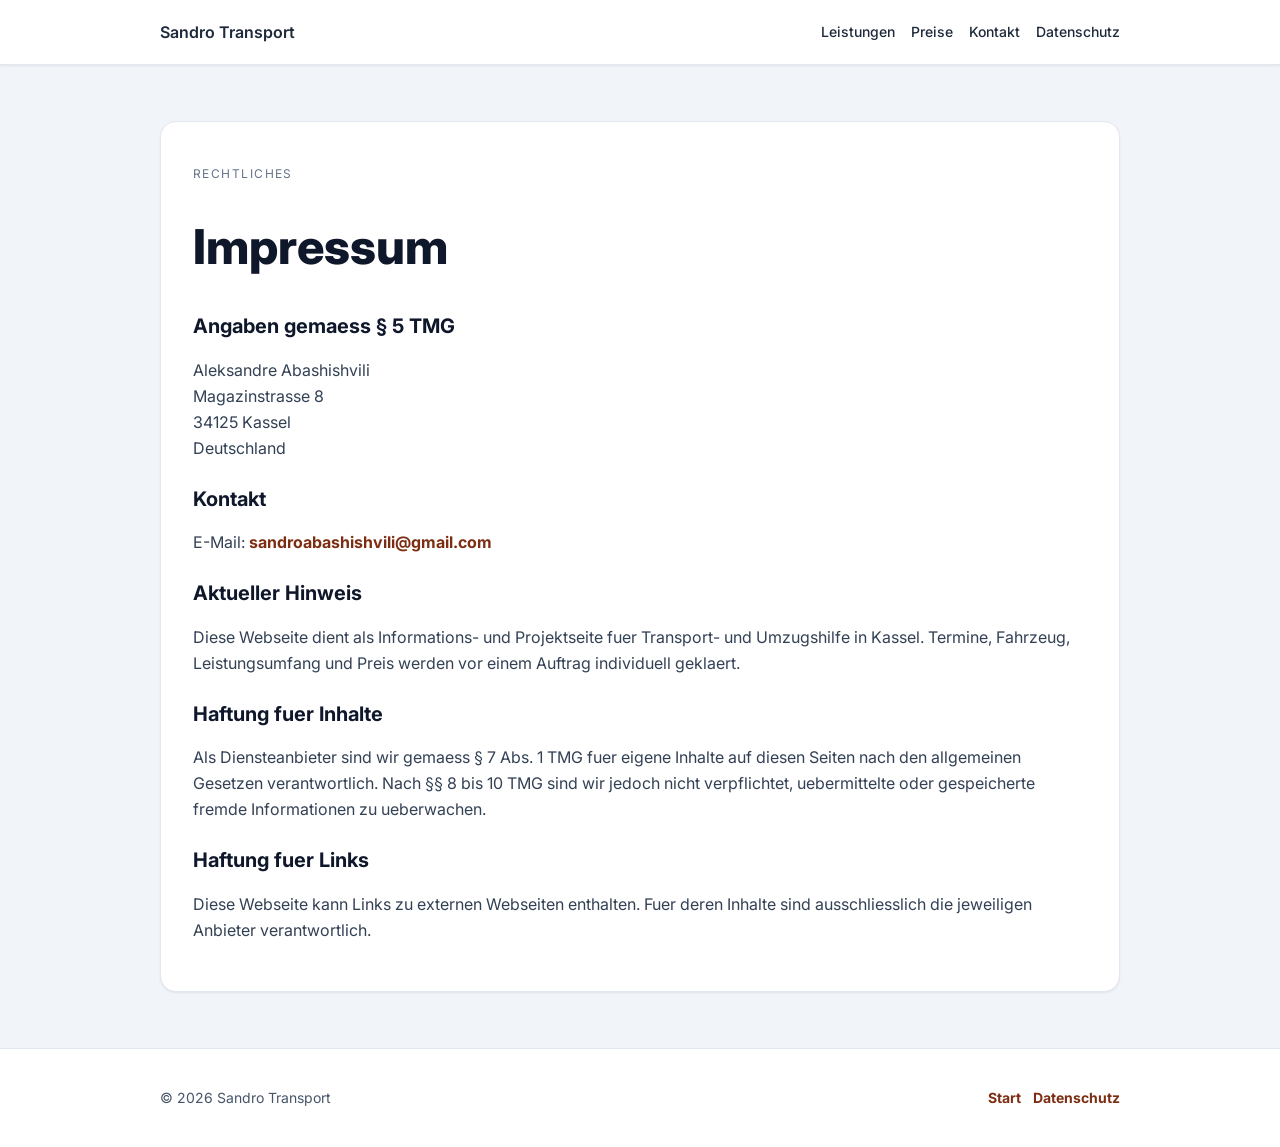
<file: legal/impressum.html>
<!DOCTYPE html>
<html lang="de">
<head>
  <meta charset="utf-8">
  <meta name="viewport" content="width=device-width, initial-scale=1">
  <title>Impressum | Sandro Transport</title>
  <meta name="description" content="Impressum von Sandro Transport, Transport und Umzugshilfe in Kassel.">
  <link rel="canonical" href="https://sandroabashishvili.github.io/sandro-transport/legal/impressum.html">
  <meta name="robots" content="index, follow">
  <!-- Google tag (gtag.js) -->
  <script async src="https://www.googletagmanager.com/gtag/js?id=G-7111BJBKPC"></script>
  <script>
    window.dataLayer = window.dataLayer || [];
    function gtag(){dataLayer.push(arguments);}
    gtag('js', new Date());
    gtag('config', 'G-7111BJBKPC');
  </script>
  <link rel="icon" href="../images/favicon.png" type="image/png">
  <link rel="preconnect" href="https://fonts.googleapis.com">
  <link rel="preconnect" href="https://fonts.gstatic.com" crossorigin>
  <link href="https://fonts.googleapis.com/css2?family=Inter:wght@400;600;800&display=swap" rel="stylesheet">
  <link rel="stylesheet" href="../assets/css/site.css">
</head>
<body class="bg-slate-100 text-slate-800 antialiased">
  <header class="sticky top-0 z-50 bg-white/95 border-b border-slate-200 shadow-sm">
    <div class="max-w-5xl mx-auto px-4 sm:px-6 lg:px-8 h-16 flex items-center justify-between">
      <a href="../" class="flex items-center" aria-label="Sandro Transport Startseite">
        <span class="font-semibold">Sandro Transport</span>
      </a>
      <nav class="flex items-center gap-4 text-sm font-medium" aria-label="Hauptnavigation">
        <a href="../#leistungen" class="hover:text-orange-600">Leistungen</a>
        <a href="../#preise" class="hover:text-orange-600">Preise</a>
        <a href="../#kontakt" class="hover:text-orange-600">Kontakt</a>
        <a href="datenschutz.html" class="hover:text-orange-600">Datenschutz</a>
      </nav>
    </div>
  </header>

  <main class="max-w-5xl mx-auto px-4 sm:px-6 lg:px-8 py-14">
    <section class="bg-white rounded-2xl border border-slate-200 shadow-sm p-6 md:p-8">
      <p class="uppercase tracking-widest text-slate-500 text-xs mb-3">Rechtliches</p>
      <h1 class="text-3xl md:text-5xl font-extrabold text-slate-900">Impressum</h1>

      <div class="mt-8 space-y-6 text-slate-700 leading-relaxed">
        <div>
          <h2 class="text-xl font-bold text-slate-900">Angaben gemaess § 5 TMG</h2>
          <p class="mt-2">
            Aleksandre Abashishvili<br>
            Magazinstrasse 8<br>
            34125 Kassel<br>
            Deutschland
          </p>
        </div>

        <div>
          <h2 class="text-xl font-bold text-slate-900">Kontakt</h2>
          <p class="mt-2">
            E-Mail: <a class="site-link" href="mailto:sandroabashishvili@gmail.com">sandroabashishvili@gmail.com</a>
          </p>
        </div>

        <div>
          <h2 class="text-xl font-bold text-slate-900">Aktueller Hinweis</h2>
          <p class="mt-2">
            Diese Webseite dient als Informations- und Projektseite fuer Transport- und Umzugshilfe in Kassel.
            Termine, Fahrzeug, Leistungsumfang und Preis werden vor einem Auftrag individuell geklaert.
          </p>
        </div>

        <div>
          <h2 class="text-xl font-bold text-slate-900">Haftung fuer Inhalte</h2>
          <p class="mt-2">
            Als Diensteanbieter sind wir gemaess § 7 Abs. 1 TMG fuer eigene Inhalte auf diesen Seiten nach den allgemeinen Gesetzen verantwortlich.
            Nach §§ 8 bis 10 TMG sind wir jedoch nicht verpflichtet, uebermittelte oder gespeicherte fremde Informationen zu ueberwachen.
          </p>
        </div>

        <div>
          <h2 class="text-xl font-bold text-slate-900">Haftung fuer Links</h2>
          <p class="mt-2">
            Diese Webseite kann Links zu externen Webseiten enthalten. Fuer deren Inhalte sind ausschliesslich die jeweiligen Anbieter verantwortlich.
          </p>
        </div>
      </div>
    </section>
  </main>

  <footer class="border-t border-slate-200 bg-white">
    <div class="max-w-5xl mx-auto px-4 sm:px-6 lg:px-8 py-6 text-sm text-slate-600 flex flex-col sm:flex-row gap-3 sm:items-center sm:justify-between">
      <p>© <span id="year"></span> Sandro Transport</p>
      <p class="flex gap-3">
        <a class="site-link" href="../">Start</a>
        <a class="site-link" href="datenschutz.html">Datenschutz</a>
      </p>
    </div>
  </footer>
  <script src="../assets/js/main.js"></script>
</body>
</html>
</file>
<file: assets/css/site.css>
* { box-sizing: border-box; }
html { scroll-behavior: smooth; }
body {
  margin: 0;
  font-family: "Inter", system-ui, -apple-system, "Segoe UI", Roboto, Helvetica, Arial, sans-serif;
  line-height: 1.5;
}
a { color: inherit; text-decoration: none; }
img, svg { display: block; max-width: 100%; }
summary { list-style: none; }
summary::-webkit-details-marker { display: none; }
:where(h1, h2) { text-wrap: balance; }

.service-status {
  background: #fff7ed;
  border-bottom: 1px solid #fed7aa;
  color: #7c2d12;
  font-size: 0.75rem;
  font-weight: 800;
  letter-spacing: 0.02em;
  margin: 0;
  padding: .4rem 1rem;
  text-align: center;
}
.hero-image {
  max-width: 42rem;
  height: auto;
  object-fit: contain;
  object-position: center;
}
.hero-visual {
  align-self: center;
}
.site-link { color: #7c2d12; font-weight: 700; }
.site-link:hover { color: #9a3412; text-decoration: underline; }

.sr-only { position:absolute; width:1px; height:1px; padding:0; margin:-1px; overflow:hidden; clip:rect(0,0,0,0); white-space:nowrap; border-width:0; }
.focus\:not-sr-only:focus { position: static; width:auto; height:auto; margin:0; overflow:visible; clip:auto; white-space:normal; }
.focus\:fixed:focus { position: fixed; }
.focus\:top-2:focus { top: .5rem; }
.focus\:left-2:focus { left: .5rem; }

.absolute { position: absolute; }
.relative { position: relative; }
.sticky { position: sticky; }
.inset-0 { inset: 0; }
.top-0 { top: 0; }
.z-50 { z-index: 50; }
.mx-auto { margin-left: auto; margin-right: auto; }
.block { display: block; }
.inline-block { display: inline-block; }
.flex { display: flex; }
.inline-flex { display: inline-flex; }
.grid { display: grid; }
.hidden { display: none; }
.flex-col { flex-direction: column; }
.flex-wrap { flex-wrap: wrap; }
.items-center { align-items: center; }
.items-stretch { align-items: stretch; }
.justify-center { justify-content: center; }
.justify-between { justify-content: space-between; }
.place-items-center { place-items: center; }

.grid-cols-1 { grid-template-columns: repeat(1, minmax(0, 1fr)); }
.gap-2 { gap: .5rem; }
.gap-3 { gap: .75rem; }
.gap-4 { gap: 1rem; }
.gap-5 { gap: 1.25rem; }
.gap-6 { gap: 1.5rem; }
.gap-10 { gap: 2.5rem; }
.space-y-1 > * + * { margin-top: .25rem; }
.space-y-3 > * + * { margin-top: .75rem; }
.space-y-6 > * + * { margin-top: 1.5rem; }

.h-4 { height: 1rem; }
.h-5 { height: 1.25rem; }
.h-6 { height: 1.5rem; }
.h-9 { height: 2.25rem; }
.h-10 { height: 2.5rem; }
.h-16 { min-height: 4rem; }
.h-full { height: 100%; }
.w-4 { width: 1rem; }
.w-5 { width: 1.25rem; }
.w-6 { width: 1.5rem; }
.w-9 { width: 2.25rem; }
.w-10 { width: 2.5rem; }
.w-full { width: 100%; }
.max-w-md { max-width: 28rem; }
.max-w-xl { max-width: 36rem; }
.max-w-2xl { max-width: 42rem; }
.max-w-3xl { max-width: 48rem; }
.max-w-5xl { max-width: 64rem; }
.max-w-7xl { max-width: 80rem; }

.mt-1 { margin-top: .25rem; }
.mt-2 { margin-top: .5rem; }
.mt-3 { margin-top: .75rem; }
.mt-4 { margin-top: 1rem; }
.mt-5 { margin-top: 1.25rem; }
.mt-6 { margin-top: 1.5rem; }
.mt-8 { margin-top: 2rem; }
.mt-10 { margin-top: 2.5rem; }
.mb-1 { margin-bottom: .25rem; }
.mb-3 { margin-bottom: .75rem; }
.mb-4 { margin-bottom: 1rem; }
.mb-8 { margin-bottom: 2rem; }
.mb-12 { margin-bottom: 3rem; }
.p-5 { padding: 1.25rem; }
.p-6 { padding: 1.5rem; }
.px-3 { padding-left: .75rem; padding-right: .75rem; }
.px-4 { padding-left: 1rem; padding-right: 1rem; }
.px-6 { padding-left: 1.5rem; padding-right: 1.5rem; }
.py-2 { padding-top: .5rem; padding-bottom: .5rem; }
.py-3 { padding-top: .75rem; padding-bottom: .75rem; }
.py-6 { padding-top: 1.5rem; padding-bottom: 1.5rem; }
.py-8 { padding-top: 2rem; padding-bottom: 2rem; }
.py-14 { padding-top: 3.5rem; padding-bottom: 3.5rem; }
.py-16 { padding-top: 3rem; padding-bottom: 3rem; }
.py-24 { padding-top: 4.5rem; padding-bottom: 4.5rem; }
.pt-4 { padding-top: 1rem; }

.rounded { border-radius: .25rem; }
.rounded-md { border-radius: .375rem; }
.rounded-xl { border-radius: .75rem; }
.rounded-2xl { border-radius: 1rem; }
.border { border: 1px solid; }
.border-t { border-top: 1px solid; }
.border-b { border-bottom: 1px solid; }
.border-y { border-top: 1px solid; border-bottom: 1px solid; }
.border-gray-200 { border-color: #e5e7eb; }
.border-slate-200 { border-color: #e2e8f0; }
.border-slate-300 { border-color: #cbd5e1; }
.border-white\/10 { border-color: rgba(255,255,255,.1); }
.shadow { box-shadow: 0 1px 3px rgba(15,23,42,.14), 0 1px 2px rgba(15,23,42,.08); }
.shadow-sm { box-shadow: 0 1px 2px rgba(15,23,42,.08); }
.shadow-lg { box-shadow: 0 10px 24px rgba(15,23,42,.16); }
.drop-shadow-sm { filter: drop-shadow(0 1px 1px rgba(15,23,42,.12)); }
.backdrop-blur { backdrop-filter: blur(10px); }

.bg-white { background-color: #fff; }
.bg-white\/90 { background-color: rgba(255,255,255,.94); }
.bg-white\/95 { background-color: rgba(255,255,255,.96); }
.bg-white\/5 { background-color: rgba(255,255,255,.06); }
.bg-slate-100 { background-color: #f1f5f9; }
.bg-slate-900 { background-color: #0f172a; }
.bg-gray-50 { background-color: #f9fafb; }
.bg-orange-500 { background-color: #b45309; }
.bg-blue-100 { background-color: #f5e7d8; }
.bg-blue-900 { background-color: #1f2937; }
.bg-gradient-to-br { background-image: linear-gradient(to bottom right, var(--tw-gradient-from), var(--tw-gradient-via, transparent), var(--tw-gradient-to)); }
.from-orange-50 { --tw-gradient-from: #fff7ed; }
.via-white { --tw-gradient-via: #fff; }
.to-slate-100 { --tw-gradient-to: #f1f5f9; }
.from-blue-900 { --tw-gradient-from: #111827; }
.via-blue-800 { --tw-gradient-via: #1f2937; }
.to-blue-700 { --tw-gradient-to: #334155; }

.text-white { color: #fff; }
.text-white\/80 { color: rgba(255,255,255,.8); }
.text-white\/85 { color: rgba(255,255,255,.85); }
.text-white\/90 { color: rgba(255,255,255,.9); }
.text-slate-500 { color: #64748b; }
.text-slate-600 { color: #475569; }
.text-slate-700 { color: #334155; }
.text-slate-800 { color: #1e293b; }
.text-slate-900 { color: #0f172a; }
.text-gray-500 { color: #6b7280; }
.text-gray-600 { color: #4b5563; }
.text-gray-700 { color: #374151; }
.text-blue-700 { color: #7c2d12; }
.text-blue-900 { color: #1f2937; }
.text-xs { font-size: .75rem; line-height: 1rem; }
.text-sm { font-size: .875rem; line-height: 1.35rem; }
.text-base { font-size: 1rem; line-height: 1.5rem; }
.text-lg { font-size: 1.125rem; line-height: 1.75rem; }
.text-xl { font-size: 1.25rem; line-height: 1.75rem; }
.text-2xl { font-size: 1.5rem; line-height: 2rem; }
.text-3xl { font-size: 1.875rem; line-height: 2.25rem; }
.text-4xl { font-size: 2.25rem; line-height: 2.5rem; }
.text-center { text-align: center; }
.font-medium { font-weight: 500; }
.font-semibold { font-weight: 600; }
.font-bold { font-weight: 700; }
.font-extrabold { font-weight: 800; }
.leading-tight { line-height: 1.08; }
.leading-relaxed { line-height: 1.625; }
.uppercase { text-transform: uppercase; }
.tracking-widest { letter-spacing: .12em; }
.underline { text-decoration: underline; }
.decoration-white\/30 { text-decoration-color: rgba(255,255,255,.3); }
.opacity-80 { opacity: .8; }
.antialiased { -webkit-font-smoothing: antialiased; -moz-osx-font-smoothing: grayscale; }
.list-disc { list-style-type: disc; }
.list-inside { list-style-position: inside; }
.cursor-pointer { cursor: pointer; }
.transition { transition: all .18s ease; }

.hover\:text-orange-600:hover { color: #9a3412; }
.hover\:bg-orange-600:hover { background-color: #92400e; }
.hover\:bg-slate-200:hover { background-color: #e2e8f0; }
.hover\:shadow-md:hover { box-shadow: 0 6px 16px rgba(15,23,42,.12); }
.hover\:underline:hover { text-decoration: underline; }
.hover\:decoration-white:hover { text-decoration-color: #fff; }

@media (min-width: 640px) {
  .sm\:px-6 { padding-left: 1.5rem; padding-right: 1.5rem; }
  .sm\:flex-row { flex-direction: row; }
  .sm\:items-center { align-items: center; }
  .sm\:justify-between { justify-content: space-between; }
}
@media (min-width: 768px) {
  .md\:flex { display: flex; }
  .md\:grid-cols-2 { grid-template-columns: repeat(2, minmax(0, 1fr)); }
  .md\:grid-cols-3 { grid-template-columns: repeat(3, minmax(0, 1fr)); }
  .md\:grid-cols-\[1\.3fr_1fr_1fr\] { grid-template-columns: 1.3fr 1fr 1fr; }
  .md\:gap-8 { gap: 2rem; }
  .md\:items-end { align-items: flex-end; }
  .md\:items-start { align-items: flex-start; }
  .md\:justify-between { justify-content: space-between; }
  .md\:justify-end { justify-content: flex-end; }
  .md\:mt-0 { margin-top: 0; }
  .md\:p-8 { padding: 2rem; }
  .md\:py-28 { padding-top: 5.25rem; padding-bottom: 5.25rem; }
  .md\:text-base { font-size: 1rem; line-height: 1.5rem; }
  .md\:text-xl { font-size: 1.25rem; line-height: 1.75rem; }
  .md\:text-3xl { font-size: 1.875rem; line-height: 2.25rem; }
  .md\:text-5xl { font-size: 3rem; line-height: 1.05; }
  .md\:text-6xl { font-size: 3.75rem; line-height: 1; }
}
@media (min-width: 1024px) {
  .lg\:px-8 { padding-left: 2rem; padding-right: 2rem; }
  .lg\:block { display: block; }
}
@media (max-width: 980px) {
  header .h-16 {
    min-height: auto;
    padding-top: .85rem;
    padding-bottom: .85rem;
    align-items: flex-start;
    gap: .75rem;
  }
  header nav {
    width: auto;
    justify-content: flex-end;
    margin-left: auto;
    gap: .8rem;
  }
  .service-status { font-size: .7rem; }
  .hero-image {
    max-width: none;
    width: 100%;
    object-position: center;
  }
}
@media (max-width: 560px) {
  .text-4xl { font-size: 2rem; line-height: 2.25rem; }
  .py-24 { padding-top: 3rem; padding-bottom: 3rem; }
  .service-status {
    padding: .35rem .75rem;
    font-size: .66rem;
    line-height: 1rem;
  }
  header .h-16 {
    flex-wrap: wrap;
  }
  header nav {
    order: 3;
    width: 100%;
    justify-content: flex-start;
    margin-left: 0;
  }
}
</file>
